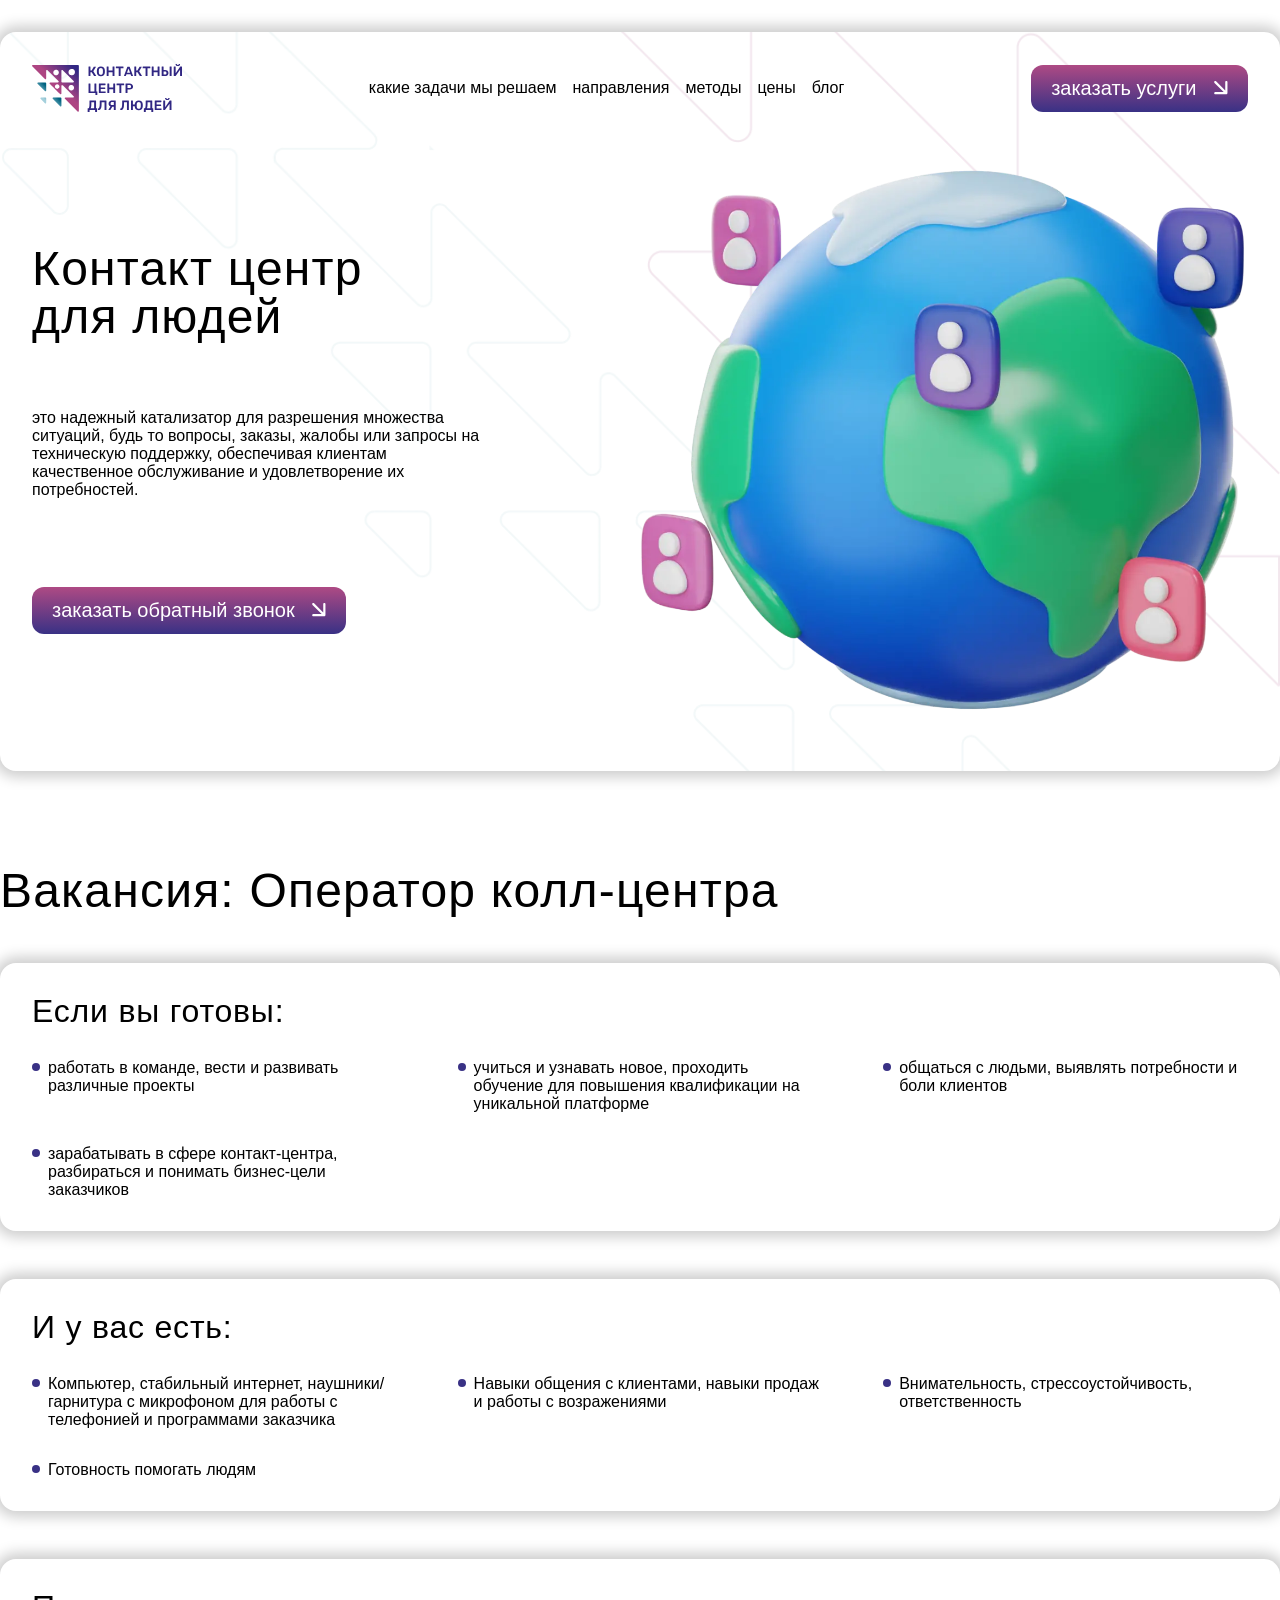
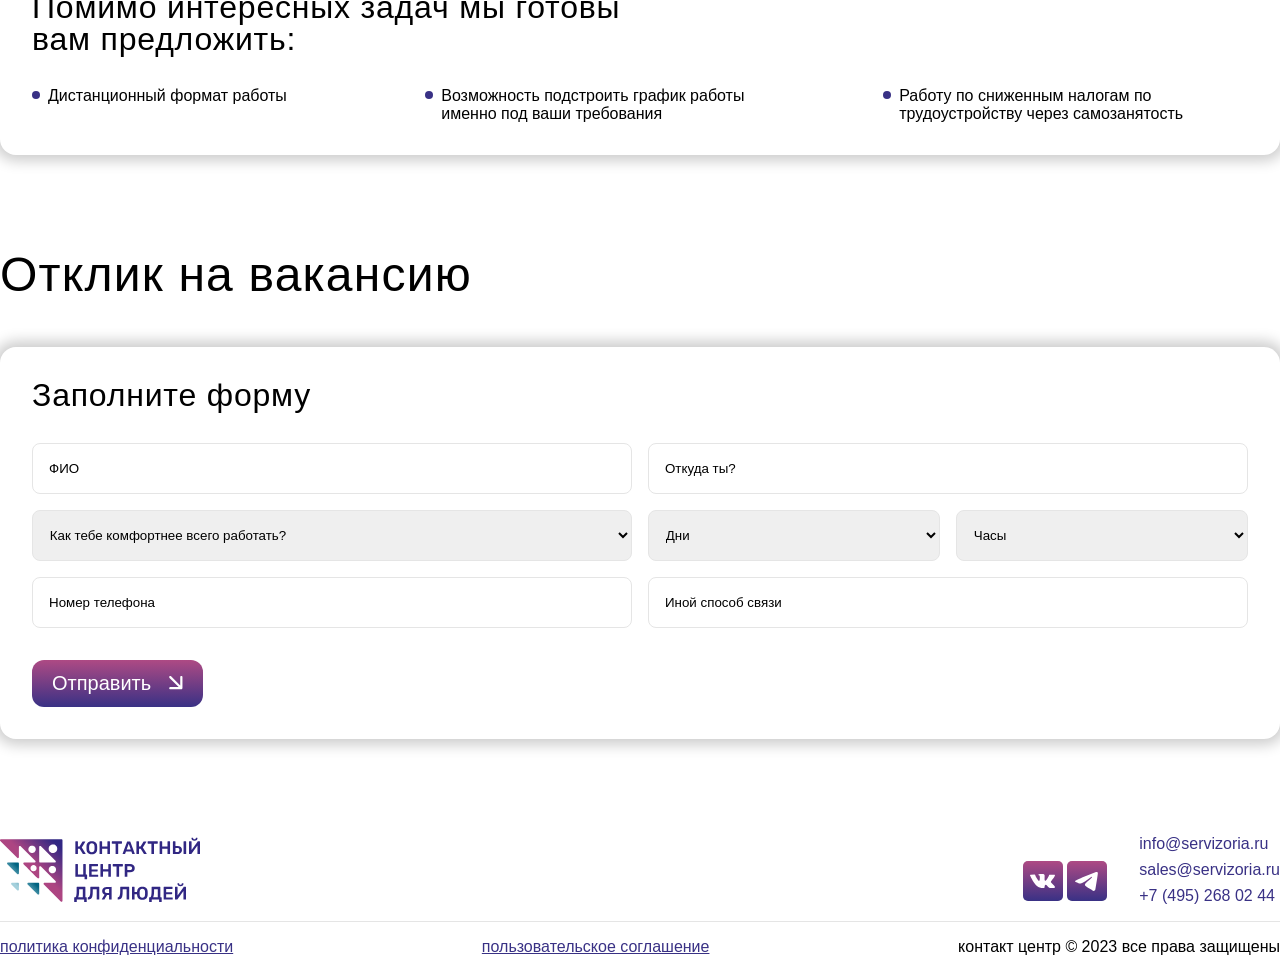
<file: index.html>
<!DOCTYPE html>
<html lang="en">

<head>
    <meta charset="UTF-8">
    <meta name="viewport" content="width=device-width, initial-scale=1.0">
    <title>вакансии карьера</title>
    <link rel="stylesheet" href="vacancy.css">
    <link rel="icon" type="image/svg+xml" href="./assets/favicon.svg" />
</head>

<body>
    <div class="mobile-menu">
        <img class="mobile-menu__logo" src="./assets/Logo-204cbb03.svg" alt="Logo">

        <div class="mobile-menu__nav">
            <a class="mobile-menu__nav-link" href="http://peoplecall.ru#about">какие задачи мы решаем</a>
            <a class="mobile-menu__nav-link" href="http://peoplecall.ru#directions">направления</a>
            <a class="mobile-menu__nav-link" href="http://peoplecall.ru#methods">методы</a>
            <a class="mobile-menu__nav-link" href="http://peoplecall.ru#priceList">цены</a>
            <a class="mobile-menu__nav-link" href="http://peoplecall.ru/blog">блог</a>
        </div>

        <button class="mobile-menu__btn button" onclick="showMenu(); location.hash = '#form-callback'">
            заказать услуги
            <img class="button__svg" src="./assets/buttonArrow-9a2b3f11.svg" alt="@">
        </button>

        <svg width="22" height="22" viewBox="0 0 22 22" fill="none" xmlns="http://www.w3.org/2000/svg" class="mobile-menu__close" onclick="showMenu()">
            <rect x="1.41406" width="28" height="2" rx="1" transform="rotate(45 1.41406 0)" fill="#7D3089"></rect><rect x="0.414062" y="20" width="28" height="2" rx="1" transform="rotate(-45 0.414062 20)" fill="#7D3089"></rect>
        </svg>
    </div>

    <main>
        <header class="header wrapper shadow">
            <div class="header__menu">
                <img class="header__menu-logo" src="./assets/Logo-204cbb03.svg" alt="Logo">

                <nav class="header__menu-nav">
                    <a class="header__menu-nav-link" href="http://peoplecall.ru#about">какие задачи мы решаем</a>
                    <a class="header__menu-nav-link" href="http://peoplecall.ru#directions">направления</a>
                    <a class="header__menu-nav-link" href="http://peoplecall.ru#methods">методы</a>
                    <a class="header__menu-nav-link" href="http://peoplecall.ru#priceList">цены</a>
                    <a class="header__menu-nav-link" href="http://peoplecall.ru/blog">блог</a>
                </nav>

                <svg width="30" height="18" viewBox="0 0 30 18" fill="none" xmlns="http://www.w3.org/2000/svg" class="header__menu-nav-btn" onclick="showMenu()">
                    <rect width="30" height="2" rx="1" fill="currentColor"></rect><rect y="8" width="30" height="2" rx="1" fill="currentColor"></rect><rect y="16" width="30" height="2" rx="1" fill="currentColor"></rect>
                </svg>

                <button class="header__menu-btn button" onclick="location.hash = '#form-callback'">
                    заказать услуги
                    <img class="button__svg" src="./assets/buttonArrow-9a2b3f11.svg" alt="@">
                </button>
            </div>

            <div class="header__content">
                <div class="header__content-left">
                    <h1 class="header__content-left-title">Контакт центр <br> для людей</h1>
                    <p class="header__content-left-text">
                        это надежный катализатор для разрешения множества ситуаций, будь то вопросы, заказы,
                        жалобы или запросы на техническую поддержку, обеспечивая клиентам качественное обслуживание и
                        удовлетворение их потребностей.
                    </p>
                    <button class="header__content-left-btn button" onclick="location.hash = '#form-callback'">
                        заказать обратный звонок
                        <img class="button__svg" src="./assets/buttonArrow-9a2b3f11.svg" alt="@">
                    </button>
                </div>

                <img class="header__content-right" src="./assets/heroGlobus-9b8b311a.webp" alt="Hero image">
            </div>
        </header>

        <script>
            let menuStatus = false

            function showMenu() {
                if (menuStatus) {
                    document.querySelector('.mobile-menu').classList.remove('mobile-menu--show')
                    document.querySelector('body').style.overflow = 'scroll'
                } else {
                    document.querySelector('.mobile-menu').classList.add('mobile-menu--show')
                    document.querySelector('body').style.overflow = 'hidden'
                }

                menuStatus = !menuStatus
            }
        </script>

        <section class="vacancy section wrapper">
            <h2>Вакансия: Оператор колл-центра</h2>

            <div class="vacancy-block shadow">
                <h3>Если вы готовы:</h3>

                <div class="vacancy__items">
                    <p class="vacancy__items-item">работать в команде, вести и развивать различные проекты</p>
                    <p class="vacancy__items-item">учиться и узнавать новое, проходить обучение для повышения квалификации на уникальной платформе </p>
                    <p class="vacancy__items-item">общаться с людьми, выявлять потребности и боли клиентов</p>
                    <p class="vacancy__items-item">зарабатывать в сфере контакт-центра, разбираться и понимать бизнес-цели заказчиков</p>
                </div>
            </div>

            <div class="vacancy-block shadow">
                <h3>И у вас есть:</h3>

                <div class="vacancy__items">
                    <p class="vacancy__items-item">Компьютер, стабильный интернет, наушники/гарнитура с микрофоном для работы с телефонией и программами заказчика</p>
                    <p class="vacancy__items-item">Навыки общения с клиентами, навыки продаж и работы с возражениями</p>
                    <p class="vacancy__items-item">Внимательность, стрессоустойчивость, ответственность </p>
                    <p class="vacancy__items-item">Готовность помогать людям</p>
                </div>
            </div>

            <div class="vacancy-block shadow">
                <h3>Помимо интересных задач мы готовы <br/> вам предложить:</h3>

                <div class="vacancy__items">
                    <p class="vacancy__items-item">Дистанционный формат работы</p>
                    <p class="vacancy__items-item">Возможность подстроить график работы именно под ваши требования</p>
                    <p class="vacancy__items-item">Работу по сниженным налогам по трудоустройству через самозанятость</p>
                </div>
            </div>
        </section>

        <section class="form section wrapper" id="form-callback">
            <h2>Отклик на вакансию</h2>

            <div class="form-block shadow">
                <h3>Заполните форму</h3>

                <div class="form__inputs">
                    <input type="text" class="form__input form__input-name" name="name" placeholder="ФИО" required>
                    <input type="text" class="form__input form__input-location" name="location" placeholder="Откуда ты?" required>
                    <select class="form__input form__input-select form__input-work" name="work">
                        <option value="Не выбрано" disabled selected>Как тебе комфортнее всего работать?</option>
                        <option value="На входящих звонках">На входящих звонках</option>
                        <option value="На исходящих звонках">На исходящих звонках</option>
                    </select>
                    <select class="form__input form__input-select form__input-days" name="days">
                        <option value="Не выбрано" disabled selected>Дни</option>
                        <option value="4">4</option>
                        <option value="6">6</option>
                        <option value="8">8</option>
                        <option value="12">12</option>
                    </select>
                    <select class="form__input form__input-select form__input-time" name="time">
                        <option value="Не выбрано" disabled selected>Часы</option>
                        <option value="2/2">2/2</option>
                        <option value="2/5">2/5</option>
                    </select>
                    <input type="text" class="form__input form__input-tell" name="tell" placeholder="Номер телефона" required>
                    <input type="text" class="form__input form__input-connection" name="connection" placeholder="Иной способ связи">
                </div>

                <div class="form__tools">
                    <button class="form__tools-btn button" onclick="formSubmit()">
                        Отправить
                        <img class="button__svg" src="./assets/buttonArrow-9a2b3f11.svg" alt="@">
                    </button>

                    <p class="form__tools-status"></p>
                </div>
            </div>
        </section>

        <script>
            document.querySelector('.form__input-tell').oninput = (e) => {
                let x = e.target.value.replace(/\D/g, '').match(/(\d{0,1})(\d{0,3})(\d{0,3})(\d{0,2})(\d{0,2})/);
                e.target.value = (x[1] ? '+' + x[1] : '') + (x[3] ? ' (' + x[2] + ') ' : x[2]) + (x[4] ? x[3] + '-' : x[3]) + (x[5] ? x[4] + '-' : x[4]) + (x[5])
            }

            function formSubmit() {
                let inputs = document.querySelectorAll('.form__input')
                let status = true

                inputs.forEach((input) => {
                    if (input.getAttribute('required') == null) return

                    input.style.border = '1px solid #e5e5e5'

                    if (!input.value || input.name == 'tell' && input.value.length != 18) {
                        input.style.border = '1px solid #ba2323'
                        status = false
                    } 
                })

                if (status) {
                    document.querySelector('.form__tools-status').innerHTML = 'Данные отправленны!'
                    document.querySelector('.form__tools-status').style.color = '#e5e5e5'

                    fetch(`https://script.google.com/macros/s/AKfycbyOLqmhodU5XipwTP4O3mQKksGTBPVoXJnPFn5iovxDMg77Fyh4AvND3JrzjW_uwCUS/exec?p1=${inputs[0].value}&p2=${inputs[1].value}&p3=${inputs[2].value}&p4=${inputs[3].value}&p5=${inputs[4].value}&p6=${inputs[5].value}&p7=${inputs[6].value ? inputs[6].value : 'Не указанно'}`, {
                        method: 'POST',
                        cors: 'no-cors'
                    }).then(response => {
                        if (response.ok) {
                            console.log('Данные успешно отправлены!');
                            return response.json();
                        } else {
                            throw new Error('Произошла ошибка при отправке данных.');
                        }
                    })
                        } else {
                            document.querySelector('.form__tools-status').innerHTML = 'Заполните все нужные поля'
                            document.querySelector('.form__tools-status').style.color = '#ba2323'
                        }
                    }
        </script>

        <footer class="footer wrapper">
            <div class="footer__header">
                <img class="footer__header-logo" src="./assets/Logo-204cbb03.svg" alt="Logo">

                <div class="footer__header-link">
                    <div class="footer__header-link-svg">
                        <a href="http://peoplecall.ru/#">
                            <svg xmlns="http://www.w3.org/2000/svg" width="40" height="40" viewBox="0 0 40 40" fill="none"><rect width="40" height="40" rx="5" fill="#D9D9D9"></rect><rect width="40" height="40" rx="5" fill="url(#paint0_linear_248_185)"></rect><path fill-rule="evenodd" clip-rule="evenodd" d="M20.726 26.9415C20.726 26.9415 21.1772 26.8923 21.4083 26.6486C21.6199 26.4254 21.6125 26.0041 21.6125 26.0041C21.6125 26.0041 21.5844 24.0369 22.5149 23.7464C23.432 23.4608 24.6095 25.6488 25.8591 26.4902C26.8031 27.1263 27.5196 26.9871 27.5196 26.9871L30.859 26.9415C30.859 26.9415 32.6051 26.8359 31.7773 25.488C31.7088 25.3776 31.2943 24.4906 29.2951 22.6686C27.2005 20.7614 27.4817 21.0699 30.003 17.7704C31.5388 15.7612 32.1526 14.5345 31.9607 14.01C31.7785 13.5083 30.6487 13.6415 30.6487 13.6415L26.8899 13.6643C26.8899 13.6643 26.6111 13.6271 26.4045 13.7484C26.2027 13.8672 26.0719 14.1444 26.0719 14.1444C26.0719 14.1444 25.4776 15.6988 24.6841 17.0214C23.0101 19.8108 22.3413 19.9584 22.0674 19.7856C21.4303 19.3811 21.5893 18.1629 21.5893 17.2975C21.5893 14.5933 22.0075 13.4663 20.7762 13.1746C20.3678 13.0774 20.067 13.0138 19.0215 13.003C17.6802 12.9898 16.5455 13.0078 15.9023 13.3163C15.4743 13.5215 15.1442 13.98 15.3459 14.0064C15.5942 14.0388 16.1566 14.1552 16.455 14.5537C16.8401 15.0686 16.8267 16.2233 16.8267 16.2233C16.8267 16.2233 17.048 19.4063 16.3095 19.8012C15.8032 20.0725 15.1087 19.5191 13.6157 16.9878C12.8515 15.6916 12.2744 14.2585 12.2744 14.2585C12.2744 14.2585 12.1631 13.9908 11.9638 13.8468C11.7229 13.6727 11.3867 13.6187 11.3867 13.6187L7.81501 13.6415C7.81501 13.6415 7.27822 13.6559 7.08136 13.8852C6.90651 14.088 7.06791 14.5093 7.06791 14.5093C7.06791 14.5093 9.86434 20.9318 13.0313 24.1689C15.9353 27.1359 19.2318 26.9415 19.2318 26.9415H20.726Z" fill="white"></path><defs><linearGradient id="paint0_linear_248_185" x1="20" y1="0" x2="20" y2="40" gradientUnits="userSpaceOnUse"><stop stop-color="#AE4A84"></stop><stop offset="1" stop-color="#393185"></stop></linearGradient></defs></svg>
                        </a>

                        <a href="https://t.me/servizoria_vacancy">
                            <svg xmlns="http://www.w3.org/2000/svg" width="40" height="40" viewBox="0 0 40 40" fill="none"><rect width="40" height="40" rx="5" fill="#D9D9D9"></rect><rect width="40" height="40" rx="5" fill="url(#paint0_linear_248_191)"></rect><path fill-rule="evenodd" clip-rule="evenodd" d="M14.2894 16.9937C12.2859 17.8685 10.2274 18.7673 8.34505 19.8042C7.36215 20.5238 8.6685 21.0329 9.8941 21.5104C10.0889 21.5863 10.2817 21.6614 10.4629 21.7364C10.6138 21.7828 10.7671 21.8317 10.9225 21.8812C12.2856 22.3154 13.8054 22.7997 15.1288 22.0712C17.3026 20.8225 19.354 19.3788 21.4039 17.9362C22.0755 17.4636 22.7469 16.9911 23.4224 16.5256C23.4541 16.5053 23.4898 16.4822 23.5288 16.4569C24.1043 16.0838 25.3985 15.2449 24.9198 16.4009C23.7878 17.6389 22.5752 18.7347 21.3561 19.8367C20.5344 20.5792 19.7098 21.3246 18.9048 22.1179C18.2037 22.6876 17.4756 23.8332 18.2607 24.6309C20.0689 25.8967 21.9054 27.1319 23.7408 28.3664C24.3381 28.7681 24.9353 29.1697 25.5313 29.5724C26.5415 30.3789 28.1203 29.7265 28.3423 28.4662C28.4411 27.8865 28.5403 27.3068 28.6394 26.7271C29.1874 23.5232 29.7356 20.3181 30.2198 17.1037C30.2857 16.5995 30.3603 16.0953 30.4349 15.5909C30.6158 14.3683 30.797 13.1442 30.8536 11.9151C30.7078 10.6884 29.2204 10.9582 28.3928 11.234C24.1384 12.8528 19.9266 14.5917 15.7314 16.3612C15.2562 16.5717 14.7744 16.782 14.2894 16.9937Z" fill="white"></path><defs><linearGradient id="paint0_linear_248_191" x1="20" y1="0" x2="20" y2="40" gradientUnits="userSpaceOnUse"><stop stop-color="#AE4A84"></stop><stop offset="1" stop-color="#393185"></stop></linearGradient></defs></svg>
                        </a>
                    </div>

                    <div class="footer__header-link-text">
                        <a href="mailto:info@servizoria.ru">info@servizoria.ru</a>
                        <a href="mailto:sales@servizoria.ru">sales@servizoria.ru</a>
                        <a href="tel:74952680244">+7 (495) 268 02 44</a>
                    </div>
                </div>
            </div>

            <div class="footer__footer">
                <a href="http://peoplecall.ru/#">политика конфиденциальности</a>

                <a href="http://peoplecall.ru/#">пользовательское соглашение</a>

                <p>контакт центр © 2023 все права защищены</p>
            </div>
        </footer>
    </main>
</body>

</html>
</file>
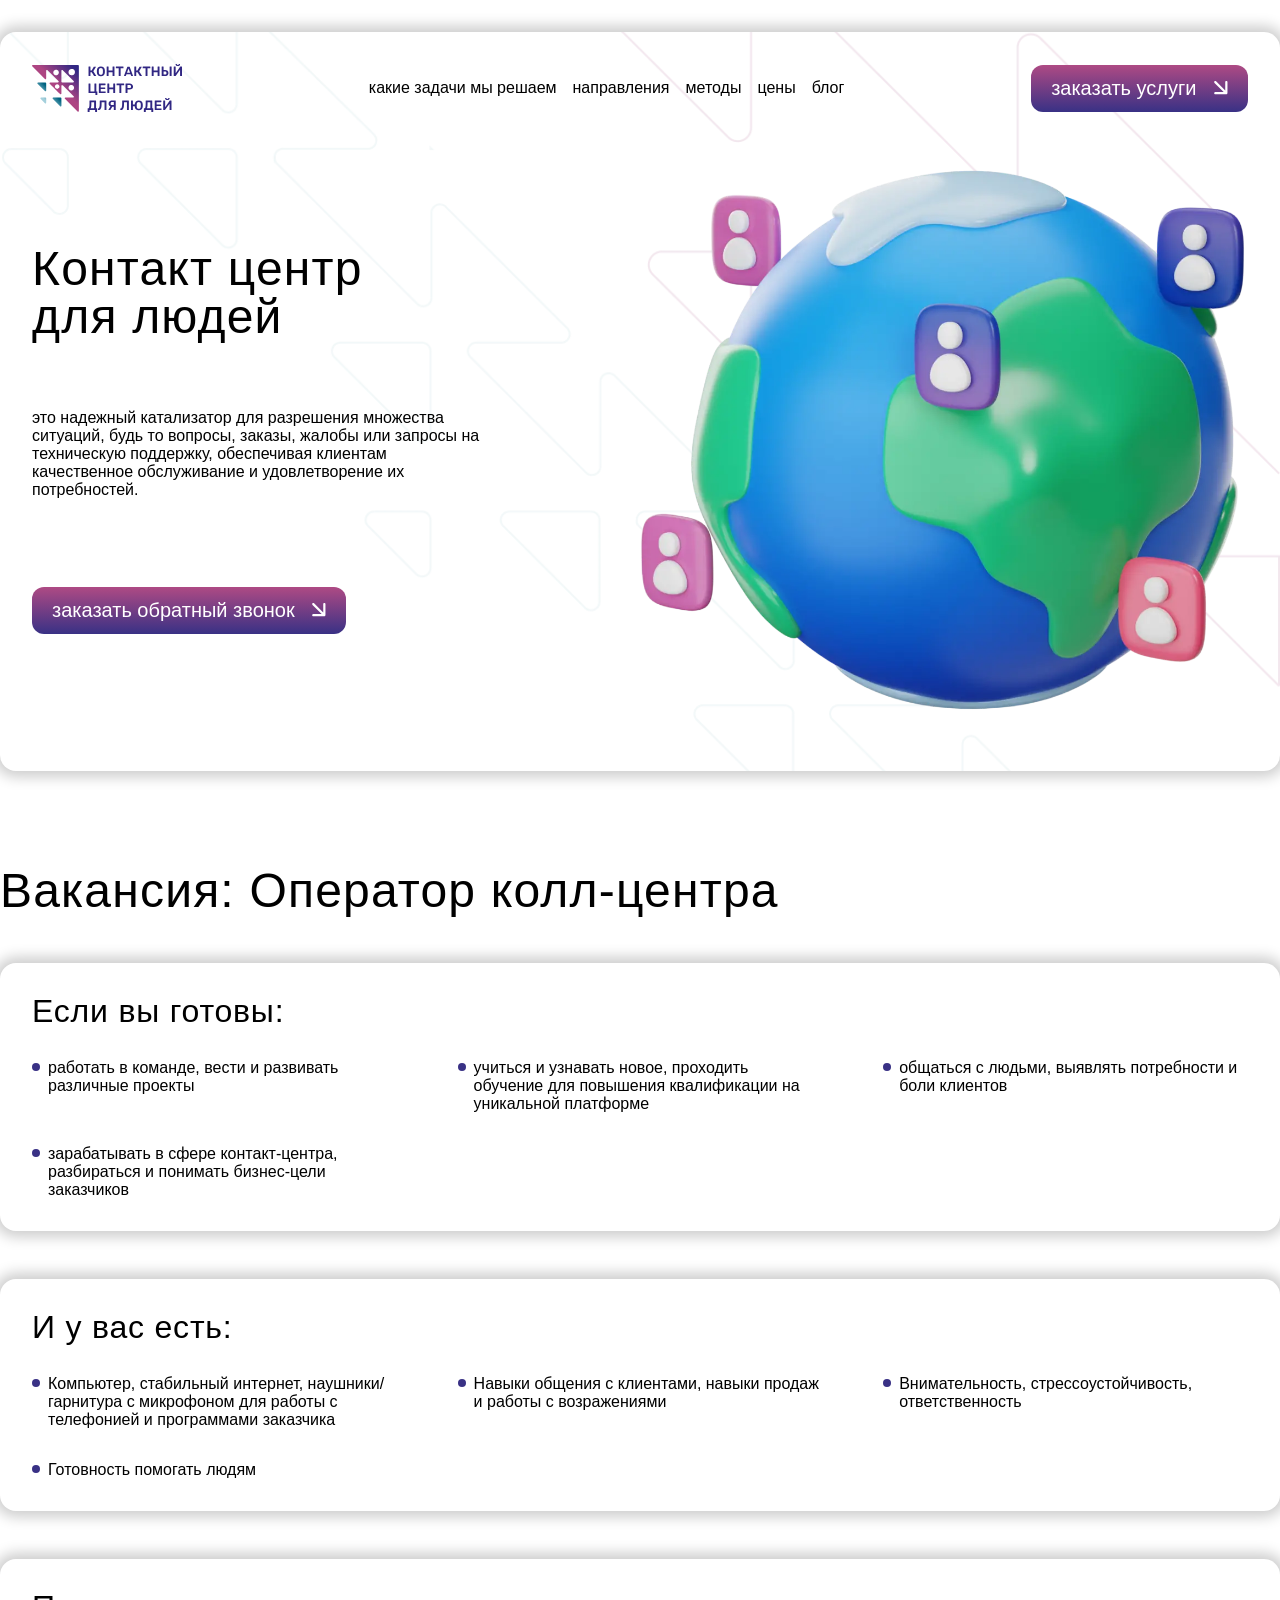
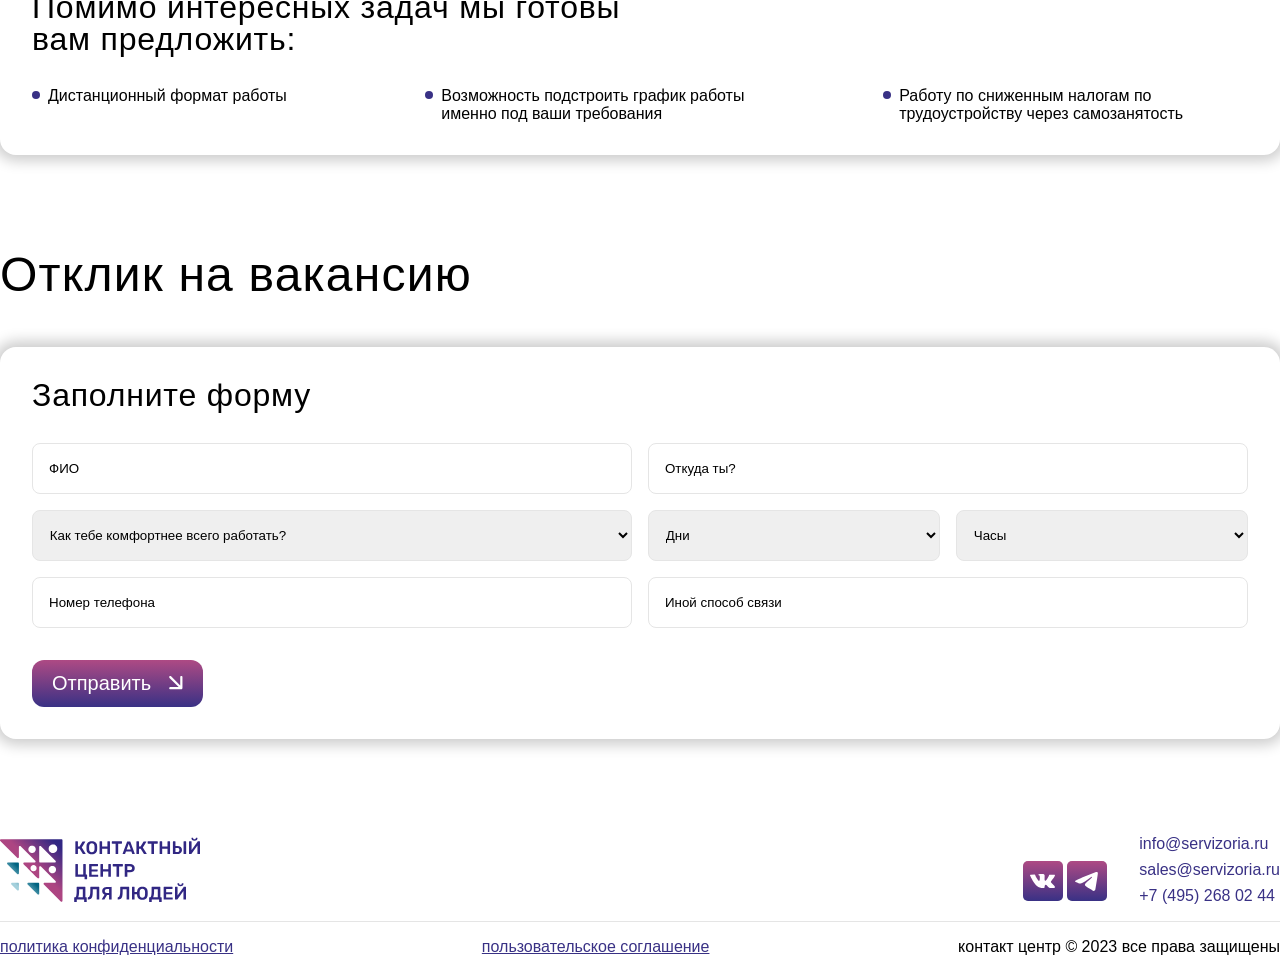
<file: vacancy.html>
<!DOCTYPE html>
<html lang="en">

<head>
    <meta charset="UTF-8">
    <meta name="viewport" content="width=device-width, initial-scale=1.0">
    <title>вакансии карьера</title>
    <link rel="stylesheet" href="vacancy.css">
</head>

<body>
    <main>
        <header class="header wrapper shadow">
            <div class="header__menu">
                <img class="header__menu-logo" src="/assets/Logo-204cbb03.svg" alt="Logo">

                <nav class="header__menu-nav">
                    <a class="header__menu-nav-link" href="#about">какие задачи мы решаем</a>
                    <a class="header__menu-nav-link" href="#directions">направления</a>
                    <a class="header__menu-nav-link" href="#methods">методы</a>
                    <a class="header__menu-nav-link" href="#priceList">цены</a>
                    <a class="header__menu-nav-link" href="/blog">блог</a>
                </nav>

                <button class="header__menu-btn button">
                    заказать услуги
                    <img class="button__svg" src="/assets/buttonArrow-9a2b3f11.svg" alt="@">
                </button>
            </div>

            <div class="header__content">
                <div class="header__content-left">
                    <h1 class="header__content-left-title">Контакт центр <br> для людей</h1>
                    <p class="header__content-left-text">
                        это надежный катализатор для разрешения множества ситуаций, будь то вопросы, заказы,
                        жалобы или запросы на техническую поддержку, обеспечивая клиентам качественное обслуживание и
                        удовлетворение их потребностей.
                    </p>
                    <button class="header__content-left-btn button">
                        заказать обратный звонок
                        <img class="button__svg" src="/assets/buttonArrow-9a2b3f11.svg" alt="@">
                    </button>
                </div>

                <img class="header__content-right" src="/assets/heroGlobus-9b8b311a.webp" alt="Hero image">
            </div>
        </header>

        <section class="vacancy section wrapper">
            <h2>Вакансия: Оператор колл-центра</h2>

            <div class="vacancy-block shadow">
                <h3>Если вы готовы:</h3>

                <div class="vacancy__items">
                    <p class="vacancy__items-item">работать в команде, вести и развивать различные проекты</p>
                    <p class="vacancy__items-item">учиться и узнавать новое, проходить обучение для повышения квалификации на уникальной платформе </p>
                    <p class="vacancy__items-item">общаться с людьми, выявлять потребности и боли клиентов</p>
                    <p class="vacancy__items-item">зарабатывать в сфере контакт-центра, разбираться и понимать бизнес-цели заказчиков</p>
                </div>
            </div>

            <div class="vacancy-block shadow">
                <h3>И у вас есть:</h3>

                <div class="vacancy__items">
                    <p class="vacancy__items-item">Компьютер, стабильный интернет, наушники/гарнитура с микрофоном для работы с телефонией и программами заказчика</p>
                    <p class="vacancy__items-item">Навыки общения с клиентами, навыки продаж и работы с возражениями</p>
                    <p class="vacancy__items-item">Внимательность, стрессоустойчивость, ответственность </p>
                    <p class="vacancy__items-item">Готовность помогать людям</p>
                </div>
            </div>

            <div class="vacancy-block shadow">
                <h3>Помимо интересных задач мы готовы <br/> вам предложить:</h3>

                <div class="vacancy__items">
                    <p class="vacancy__items-item">Дистанционный формат работы</p>
                    <p class="vacancy__items-item">Возможность подстроить график работы именно под ваши требования</p>
                    <p class="vacancy__items-item">Работу по сниженным налогам по трудоустройству через самозанятость</p>
                </div>
            </div>
        </section>

        <section class="form section wrapper">
            <h2>Отклик на вакансию</h2>

            <div class="form-block shadow">
                <h3>Заполните форму</h3>

                <div class="form__inputs">
                    <input type="text" class="form__input form__input-name" name="name" placeholder="ФИО" required>
                    <input type="text" class="form__input form__input-location" name="location" placeholder="Откуда ты?" required>
                    <select class="form__input form__input-select form__input-work" name="work">
                        <option value="Не выбрано" disabled selected>Как тебе комфортнее всего работать?</option>
                        <option value="На входящих звонках">На входящих звонках</option>
                        <option value="На исходящих звонках">На исходящих звонках</option>
                    </select>
                    <select class="form__input form__input-select form__input-days" name="days">
                        <option value="Не выбрано" disabled selected>Дни</option>
                        <option value="4">4</option>
                        <option value="6">6</option>
                        <option value="8">8</option>
                        <option value="12">12</option>
                    </select>
                    <select class="form__input form__input-select form__input-time" name="time">
                        <option value="Не выбрано" disabled selected>Часы</option>
                        <option value="2/2">2/2</option>
                        <option value="2/5">2/5</option>
                    </select>
                    <input type="text" class="form__input form__input-tell" name="tell" placeholder="Номер телефона" required>
                    <input type="text" class="form__input form__input-connection" name="connection" placeholder="Иной способ связи">
                </div>

                <div class="form__tools">
                    <button class="form__tools-btn button" onclick="formSubmit()">
                        Отправить
                        <img class="button__svg" src="/assets/buttonArrow-9a2b3f11.svg" alt="@">
                    </button>

                    <p class="form__tools-status"></p>
                </div>
            </div>
        </section>

        <script>
            document.querySelector('.form__input-tell').oninput = (e) => {
                console.log(e);
                let x = e.target.value.replace(/\D/g, '').match(/(\d{0,1})(\d{0,3})(\d{0,3})(\d{0,2})(\d{0,2})/);
                e.target.value = (x[1] ? '+' + x[1] : '') + (x[3] ? ' (' + x[2] + ') ' : x[2]) + (x[4] ? x[3] + '-' : x[3]) + (x[5] ? x[4] + '-' : x[4]) + (x[5])
            }

            function formSubmit() {
                let inputs = document.querySelectorAll('.form__input')
                let status = true

                inputs.forEach((input) => {
                    if (input.getAttribute('required') == null) return

                    input.style.border = '1px solid #e5e5e5'

                    if (!input.value || input.name == 'tell' && input.value.length != 18) {
                        input.style.border = '1px solid #ba2323'
                        status = false
                    } 
                })

                if (status) {
                    document.querySelector('.form__tools-status').innerHTML = 'Данные отправленны!'
                    document.querySelector('.form__tools-status').style.color = '#e5e5e5'

                    fetch('/api/send_main.php', {
                        method: "POST",
                        body: {
                            email: 'dogerfantom6@gmail.com',
                            subject: 'Тема письма',
                            message: 'Текст письма',
                        }
                    })
                    .then((response) => response.text())
                    .catch((error) => console.error("Ошибка отправки почты", error));
                } else {
                    document.querySelector('.form__tools-status').innerHTML = 'Заполните все нужные поля'
                    document.querySelector('.form__tools-status').style.color = '#ba2323'
                }
            }
        </script>

        <footer class="footer wrapper">
            <div class="footer__header">
                <img class="footer__header-logo" src="/assets/Logo-204cbb03.svg" alt="Logo">

                <div class="footer__header-link">
                    <div class="footer__header-link-svg">
                        <a href="http://peoplecall.ru/#">
                            <svg xmlns="http://www.w3.org/2000/svg" width="40" height="40" viewBox="0 0 40 40" fill="none"><rect width="40" height="40" rx="5" fill="#D9D9D9"></rect><rect width="40" height="40" rx="5" fill="url(#paint0_linear_248_185)"></rect><path fill-rule="evenodd" clip-rule="evenodd" d="M20.726 26.9415C20.726 26.9415 21.1772 26.8923 21.4083 26.6486C21.6199 26.4254 21.6125 26.0041 21.6125 26.0041C21.6125 26.0041 21.5844 24.0369 22.5149 23.7464C23.432 23.4608 24.6095 25.6488 25.8591 26.4902C26.8031 27.1263 27.5196 26.9871 27.5196 26.9871L30.859 26.9415C30.859 26.9415 32.6051 26.8359 31.7773 25.488C31.7088 25.3776 31.2943 24.4906 29.2951 22.6686C27.2005 20.7614 27.4817 21.0699 30.003 17.7704C31.5388 15.7612 32.1526 14.5345 31.9607 14.01C31.7785 13.5083 30.6487 13.6415 30.6487 13.6415L26.8899 13.6643C26.8899 13.6643 26.6111 13.6271 26.4045 13.7484C26.2027 13.8672 26.0719 14.1444 26.0719 14.1444C26.0719 14.1444 25.4776 15.6988 24.6841 17.0214C23.0101 19.8108 22.3413 19.9584 22.0674 19.7856C21.4303 19.3811 21.5893 18.1629 21.5893 17.2975C21.5893 14.5933 22.0075 13.4663 20.7762 13.1746C20.3678 13.0774 20.067 13.0138 19.0215 13.003C17.6802 12.9898 16.5455 13.0078 15.9023 13.3163C15.4743 13.5215 15.1442 13.98 15.3459 14.0064C15.5942 14.0388 16.1566 14.1552 16.455 14.5537C16.8401 15.0686 16.8267 16.2233 16.8267 16.2233C16.8267 16.2233 17.048 19.4063 16.3095 19.8012C15.8032 20.0725 15.1087 19.5191 13.6157 16.9878C12.8515 15.6916 12.2744 14.2585 12.2744 14.2585C12.2744 14.2585 12.1631 13.9908 11.9638 13.8468C11.7229 13.6727 11.3867 13.6187 11.3867 13.6187L7.81501 13.6415C7.81501 13.6415 7.27822 13.6559 7.08136 13.8852C6.90651 14.088 7.06791 14.5093 7.06791 14.5093C7.06791 14.5093 9.86434 20.9318 13.0313 24.1689C15.9353 27.1359 19.2318 26.9415 19.2318 26.9415H20.726Z" fill="white"></path><defs><linearGradient id="paint0_linear_248_185" x1="20" y1="0" x2="20" y2="40" gradientUnits="userSpaceOnUse"><stop stop-color="#AE4A84"></stop><stop offset="1" stop-color="#393185"></stop></linearGradient></defs></svg>
                        </a>

                        <a href="https://t.me/servizoria_vacancy">
                            <svg xmlns="http://www.w3.org/2000/svg" width="40" height="40" viewBox="0 0 40 40" fill="none"><rect width="40" height="40" rx="5" fill="#D9D9D9"></rect><rect width="40" height="40" rx="5" fill="url(#paint0_linear_248_191)"></rect><path fill-rule="evenodd" clip-rule="evenodd" d="M14.2894 16.9937C12.2859 17.8685 10.2274 18.7673 8.34505 19.8042C7.36215 20.5238 8.6685 21.0329 9.8941 21.5104C10.0889 21.5863 10.2817 21.6614 10.4629 21.7364C10.6138 21.7828 10.7671 21.8317 10.9225 21.8812C12.2856 22.3154 13.8054 22.7997 15.1288 22.0712C17.3026 20.8225 19.354 19.3788 21.4039 17.9362C22.0755 17.4636 22.7469 16.9911 23.4224 16.5256C23.4541 16.5053 23.4898 16.4822 23.5288 16.4569C24.1043 16.0838 25.3985 15.2449 24.9198 16.4009C23.7878 17.6389 22.5752 18.7347 21.3561 19.8367C20.5344 20.5792 19.7098 21.3246 18.9048 22.1179C18.2037 22.6876 17.4756 23.8332 18.2607 24.6309C20.0689 25.8967 21.9054 27.1319 23.7408 28.3664C24.3381 28.7681 24.9353 29.1697 25.5313 29.5724C26.5415 30.3789 28.1203 29.7265 28.3423 28.4662C28.4411 27.8865 28.5403 27.3068 28.6394 26.7271C29.1874 23.5232 29.7356 20.3181 30.2198 17.1037C30.2857 16.5995 30.3603 16.0953 30.4349 15.5909C30.6158 14.3683 30.797 13.1442 30.8536 11.9151C30.7078 10.6884 29.2204 10.9582 28.3928 11.234C24.1384 12.8528 19.9266 14.5917 15.7314 16.3612C15.2562 16.5717 14.7744 16.782 14.2894 16.9937Z" fill="white"></path><defs><linearGradient id="paint0_linear_248_191" x1="20" y1="0" x2="20" y2="40" gradientUnits="userSpaceOnUse"><stop stop-color="#AE4A84"></stop><stop offset="1" stop-color="#393185"></stop></linearGradient></defs></svg>
                        </a>
                    </div>

                    <div class="footer__header-link-text">
                        <a href="mailto:info@servizoria.ru">info@servizoria.ru</a>
                        <a href="mailto:sales@servizoria.ru">sales@servizoria.ru</a>
                        <a href="tel:74952680244">+7 (495) 268 02 44</a>
                    </div>
                </div>
            </div>

            <div class="footer__footer">
                <a href="http://peoplecall.ru/#">политика конфиденциальности</a>

                <a href="http://peoplecall.ru/#">пользовательское соглашение</a>

                <p>контакт центр © 2023 все права защищены</p>
            </div>
        </footer>
    </main>
</body>

</html>
</file>
<file: vacancy.css>
@import"https://fonts.googleapis.com/css2?family=Manrope:wght@200..800&display=swap";*{box-sizing:border-box;margin:0;padding:0;outline:none;font-family:Manrope Variable,sans-serif}body{position:relative;max-width:100vw;max-height:100vh}.wrapper{max-width:1280px;width:100%;margin:0 auto}main{padding-top:2rem}@media screen and (max-width: 1024px){main{padding:1rem}}h1,h2{font-size:3rem;line-height:1;letter-spacing:.025em;font-weight:100}h3{font-size:2rem;line-height:1;letter-spacing:.025em;font-weight:100}.section{margin-top:6rem;margin-bottom:6rem}.shadow{box-shadow:0px 0px 14px 6px rgba(0,0,0,.2)}.button{width:-moz-fit-content;width:fit-content;background-image:linear-gradient(180deg, #AE4A84 0%, #AE4A84 50%, #393185 100%);background-position:0 -100%;background-size:100% 200%;background-color:rgba(0,0,0,0);padding:.75rem 1.25rem;border:none;border-radius:.75rem;font-size:1.25rem;color:#fff;transition-property:all;transition-timing-function:cubic-bezier(0.4, 0, 0.2, 1);transition-duration:.3s}.button:hover{background-position:0 -200%;cursor:pointer}.button__svg{margin-left:.75rem}.mobile-menu{display:none;position:absolute;top:-100%;left:0;width:100%;height:100%;background-color:#fff;flex-direction:column;justify-content:space-between;z-index:10;transition:.4s ease;padding:2rem}@media screen and (max-width: 1024px){.mobile-menu{display:flex}}.mobile-menu--show{top:0%}.mobile-menu__logo{max-width:150px;width:100%}.mobile-menu__nav{width:100%;display:flex;flex-direction:column;align-items:center;gap:1.5rem}.mobile-menu__nav-link{text-decoration:none;color:#000}.mobile-menu__btn{width:100%}.mobile-menu__close{position:absolute;right:2rem;top:2rem}.mobile-menu__close:hover{cursor:pointer}.header{background:center/cover no-repeat url("./assets/hero-decor-c0b79506.webp");padding:2rem;border-radius:1rem}.header__menu{display:flex;justify-content:space-between;align-items:center;padding-bottom:1.75rem}.header__menu-logo{max-width:150px;width:100%}.header__menu-nav{display:flex;gap:1rem}@media screen and (max-width: 1024px){.header__menu-nav{display:none}}.header__menu-nav-link{color:#000;text-decoration:none;transition:.4s ease}.header__menu-nav-link:hover{cursor:pointer;color:#ae4a84}.header__menu-nav-btn{display:none}@media screen and (max-width: 1024px){.header__menu-nav-btn{display:block}}.header__menu-nav-btn:hover{cursor:pointer}@media screen and (max-width: 1024px){.header__menu-btn{display:none}}.header__content{display:flex;justify-content:space-between;gap:24px}@media screen and (max-width: 1024px){.header__content{flex-direction:column;align-items:center}}.header__content-left{max-width:28rem;display:flex;flex-direction:column;justify-content:center;gap:3rem}@media screen and (max-width: 1024px){.header__content-left{max-width:100%;gap:.5rem;margin-bottom:2rem}.header__content-left h1{text-align:center}.header__content-left button{margin:0 auto}}.header__content-left-text{margin:1.25rem 0 2.5rem 0}@media screen and (max-width: 1024px){.header__content-left-text{text-align:center}}.header__content-right{max-width:50%;width:100%}.vacancy-block{margin-top:3rem;margin-bottom:3rem;padding:2rem;border-radius:1rem}.vacancy h3{margin-bottom:2rem}.vacancy__items{display:flex;justify-content:space-between;flex-wrap:wrap;gap:2rem}.vacancy__items-item{max-width:30%;min-width:300px;padding-left:16px;position:relative}@media screen and (max-width: 425px){.vacancy__items-item{min-width:1%;max-width:100%;width:100%}}.vacancy__items-item:before{position:absolute;left:0;top:4px;content:"";width:8px;height:8px;background-color:#393185;border-radius:5px}.form-block{margin-top:3rem;padding:2rem;border-radius:1rem}.form__inputs{margin:2rem 0;display:grid;grid-template-columns:1fr 1fr 1fr 1fr;grid-template-rows:1fr 1fr 1fr;gap:1rem;grid-template-areas:"form__input-name form__input-name form__input-location form__input-location" "form__input-work form__input-work form__input-days form__input-time" "form__input-tell form__input-tell form__input-connection form__input-connection"}@media screen and (max-width: 425px){.form__inputs{grid-template-columns:1fr 1fr;gap:1rem;grid-template-areas:"form__input-name form__input-name" "form__input-location form__input-location" "form__input-work form__input-work" "form__input-days form__input-time" "form__input-tell form__input-tell" "form__input-connection form__input-connection"}}.form__input{padding:1rem;border-radius:.5rem;border:1px solid #e5e5e5}.form__input::-moz-placeholder{color:#000}.form__input::placeholder{color:#000}.form__input-select{padding:1rem .8rem}.form__input-name{grid-area:form__input-name}.form__input-location{grid-area:form__input-location}.form__input-work{grid-area:form__input-work}.form__input-days{grid-area:form__input-days}.form__input-time{grid-area:form__input-time}.form__input-tell{grid-area:form__input-tell}.form__input-connection{grid-area:form__input-connection}.form__tools{display:flex;gap:2rem;align-items:center}.footer__header{display:flex;justify-content:space-between;padding-bottom:1rem;margin-bottom:1rem;border-bottom:1px solid #e5e5e5}@media screen and (max-width: 425px){.footer__header{flex-direction:column;align-items:center;gap:2rem}}.footer__header-logo{max-width:200px;width:100%}.footer__header-link{display:flex;align-items:flex-end}@media screen and (max-width: 425px){.footer__header-link{flex-direction:column;align-items:center;gap:1rem}}.footer__header-link a{text-decoration:none;color:#393185}.footer__header-link-text{margin-left:2rem;display:flex;flex-direction:column;gap:.5rem}@media screen and (max-width: 425px){.footer__header-link-text{margin-left:0;text-align:center}}.footer__footer{display:flex;justify-content:space-between;padding-bottom:1rem}@media screen and (max-width: 768px){.footer__footer{flex-direction:column;align-items:center;gap:1rem}}.footer__footer a{color:#393185}@media screen and (max-width: 768px){.footer__footer p{text-align:center}}
</file>
